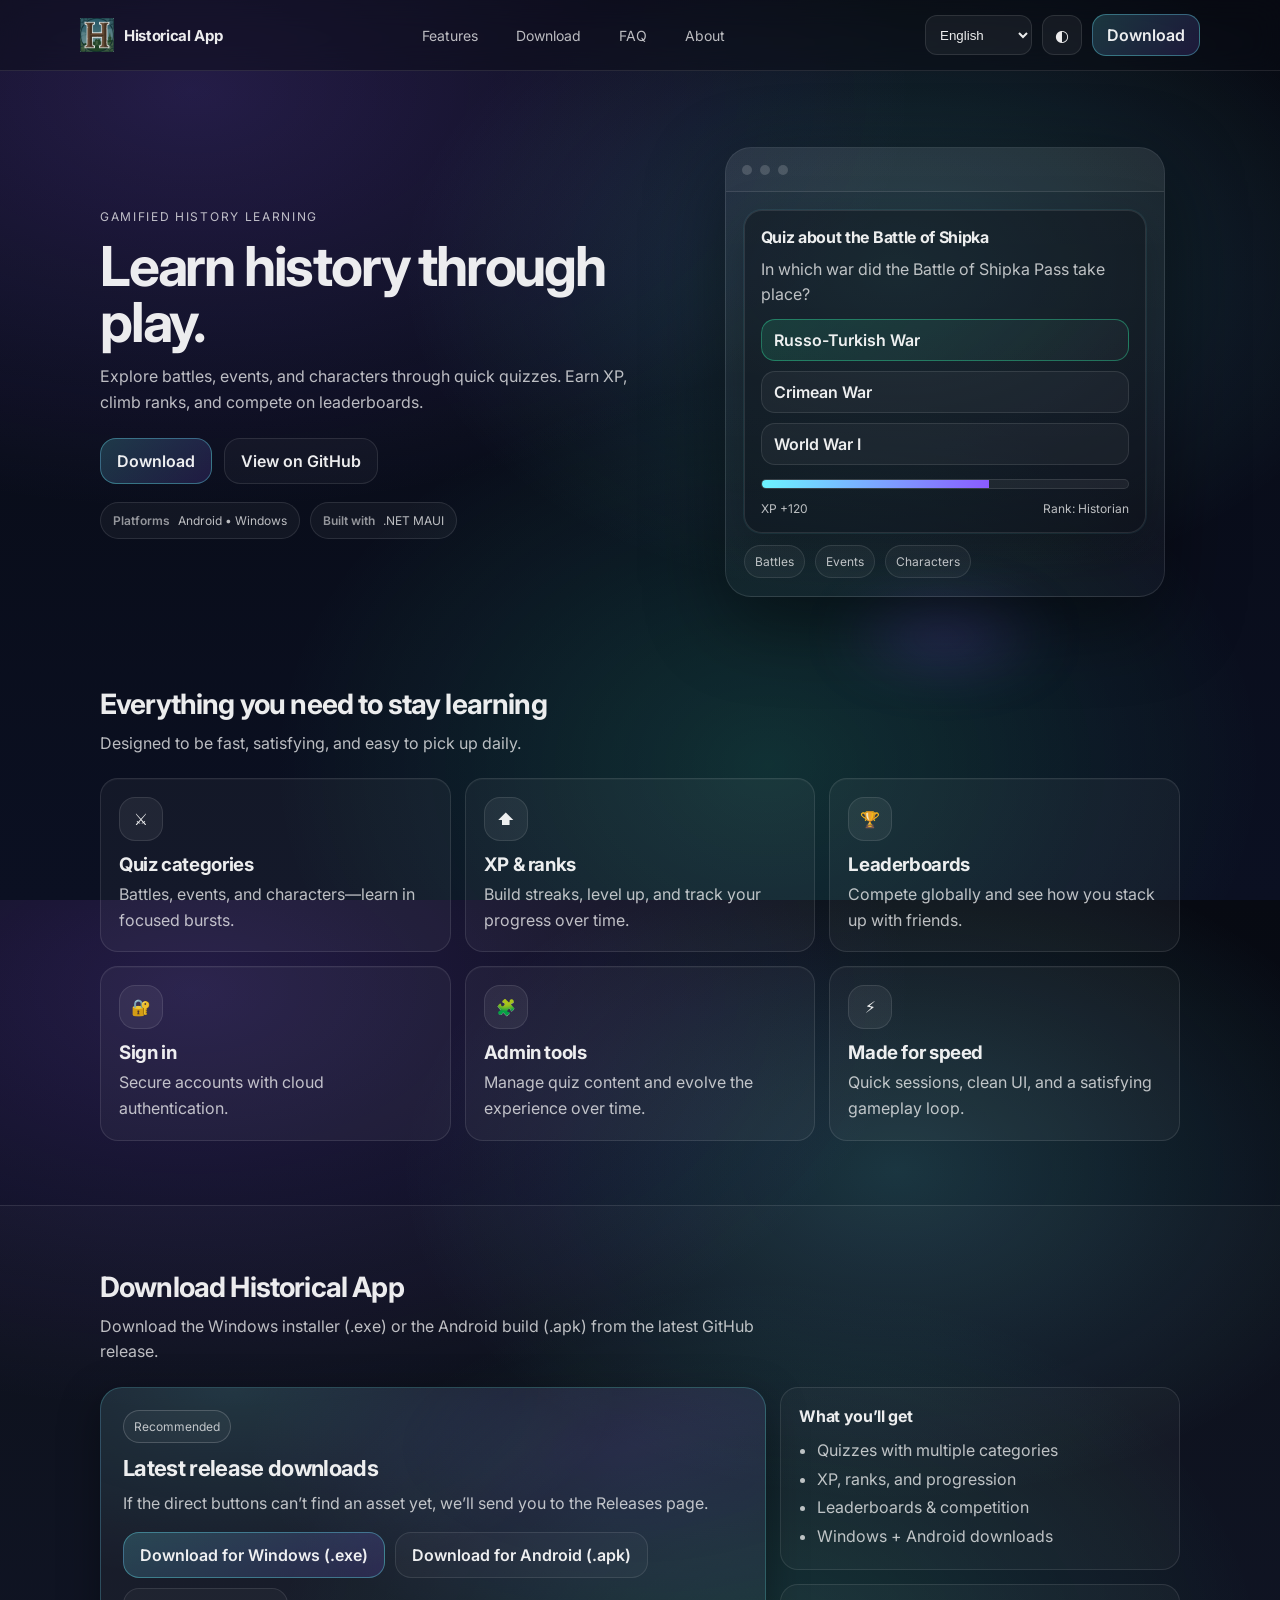
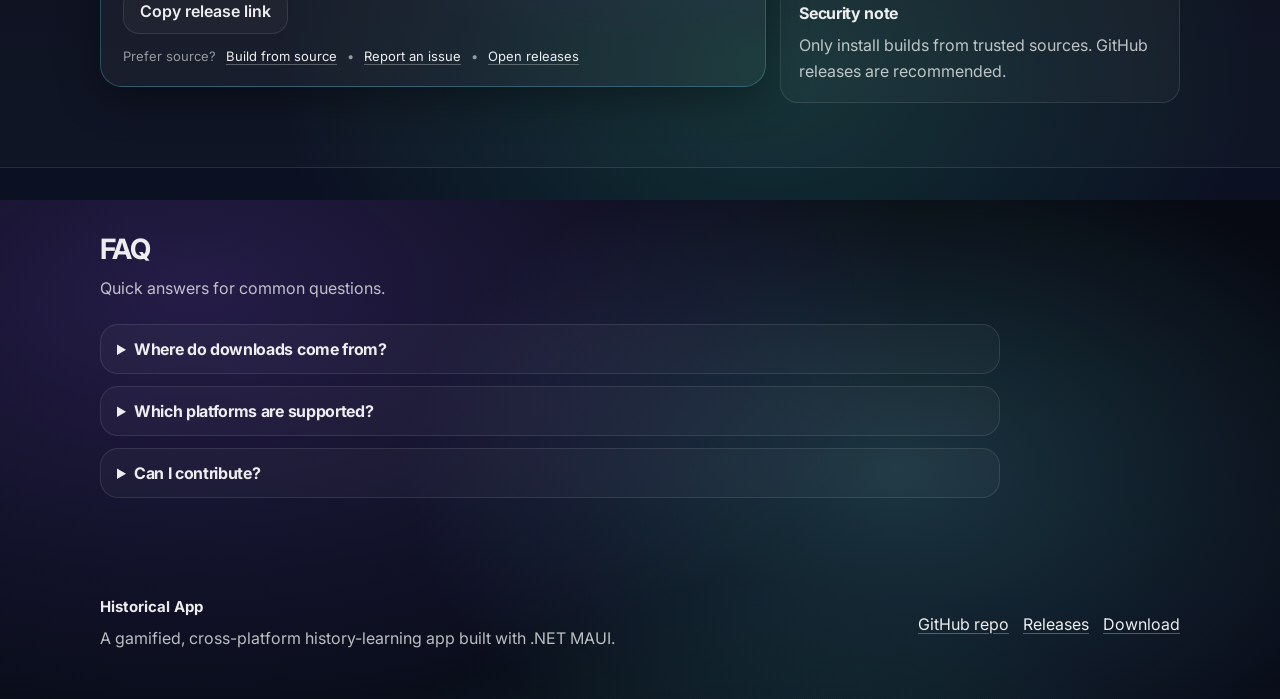
<file: Index.html>
<!doctype html>
<html lang="en">
  <head>
    <meta charset="utf-8" />
    <meta name="viewport" content="width=device-width, initial-scale=1" />
    <meta name="color-scheme" content="dark light" />
    <title>Historical App — Learn history through play</title>
    <meta
      name="description"
      content="Historical App is a gamified history-learning experience with quizzes, XP progression, and leaderboards. Download the latest release for your device."
    />

    <meta property="og:title" content="Historical App" />
    <meta
      property="og:description"
      content="Gamified history learning: quizzes, XP progression, and leaderboards. Download the latest release."
    />
    <meta property="og:type" content="website" />
    <meta property="og:url" content="" />

    <link rel="preconnect" href="https://fonts.googleapis.com" />
    <link rel="preconnect" href="https://fonts.gstatic.com" crossorigin />
    <link
      href="https://fonts.googleapis.com/css2?family=Inter:wght@400;500;600;700&display=swap"
      rel="stylesheet"
    />
    <link rel="stylesheet" href="./Style.css" />
    <link rel="icon" type="image/png" sizes="32x32" href="./favicon-32.png" />
    <link rel="icon" type="image/png" sizes="48x48" href="./favicon-48.png" />
    <link rel="apple-touch-icon" sizes="180x180" href="./apple-touch-icon.png" />
    <link rel="icon" type="image/png" sizes="192x192" href="./icon-192.png" />
  </head>
  <body>
    <a class="skip-link" href="#main">Skip to content</a>

    <header class="topbar">
      <div class="container topbar__inner">
        <a class="brand" href="#">
          <img class="brand__logo" src="./logo.png" alt="Historical App logo" />
          <span class="brand__text">Historical App</span>
        </a>

        <nav class="nav" aria-label="Primary">
          <a class="nav__link" href="#features" data-i18n="nav.features">Features</a>
          <a class="nav__link" href="#download" data-i18n="nav.download">Download</a>
          <a class="nav__link" href="#faq" data-i18n="nav.faq">FAQ</a>
          <a class="nav__link" href="#about" data-i18n="nav.about">About</a>
        </nav>

        <div class="topbar__actions">
          <label class="lang" for="langSelect">
            <span class="sr-only" data-i18n="lang.label">Language</span>
            <select class="lang__select" id="langSelect" aria-label="Language">
              <option value="en">English</option>
              <option value="bg">Български</option>
              <option value="ru">Русский</option>
            </select>
          </label>
          <button class="icon-btn" id="themeToggle" type="button" aria-label="Toggle theme">
            <span class="icon-btn__icon" aria-hidden="true">◐</span>
          </button>
          <a class="btn btn--primary" href="#download" data-i18n="cta.download">Download</a>
        </div>
      </div>
    </header>

    <main id="main">
      <section class="hero">
        <div class="container hero__grid">
          <div class="hero__copy">
            <p class="eyebrow" data-i18n="hero.eyebrow">Gamified history learning</p>
            <h1 class="hero__title" data-i18n="hero.title">Learn history through play.</h1>
            <p class="hero__subtitle" data-i18n="hero.subtitle">
              Explore battles, events, and characters through quick quizzes. Earn XP, climb ranks, and
              compete on leaderboards.
            </p>

            <div class="hero__cta">
              <a class="btn btn--primary btn--lg" id="primaryDownload" href="#download" data-i18n="hero.primary">
                Download
              </a>
              <a class="btn btn--ghost btn--lg" id="viewOnGitHub" href="#" target="_blank" rel="noreferrer">
                <span data-i18n="hero.github">View on GitHub</span>
              </a>
            </div>

            <div class="meta-row" aria-label="Highlights">
              <div class="meta-pill">
                <span class="meta-pill__k" data-i18n="meta.platforms.k">Platforms</span>
                <span class="meta-pill__v" data-i18n="meta.platforms.v">Android • Windows</span>
              </div>
              <div class="meta-pill">
                <span class="meta-pill__k" data-i18n="meta.built.k">Built with</span>
                <span class="meta-pill__v" data-i18n="meta.built.v">.NET MAUI</span>
              </div>
            </div>
          </div>

          <div class="hero__art" aria-hidden="true">
            <div class="device">
              <div class="device__screen">
                <div class="device__header">
                  <div class="dot"></div>
                  <div class="dot"></div>
                  <div class="dot"></div>
                </div>
                <div class="device__body">
                  <div class="card card--glow">
                    <div class="card__title">Quiz about the Battle of Shipka</div>
                    <div class="card__question">In which war did the Battle of Shipka Pass take place?</div>
                    <div class="answers">
                      <div class="answer">Russo-Turkish War</div>
                      <div class="answer">Crimean War</div>
                      <div class="answer">World War I</div>
                    </div>
                    <div class="progress">
                      <div class="progress__bar"></div>
                    </div>
                    <div class="card__footer">
                      <span>XP +120</span>
                      <span>Rank: Historian</span>
                    </div>
                  </div>

                  <div class="badge-row">
                    <div class="mini-badge">Battles</div>
                    <div class="mini-badge">Events</div>
                    <div class="mini-badge">Characters</div>
                  </div>
                </div>
              </div>
              <div class="device__shadow"></div>
            </div>
          </div>
        </div>
      </section>

      <section class="section" id="features">
        <div class="container">
          <div class="section__head">
            <h2 class="section__title" data-i18n="features.title">Everything you need to stay learning</h2>
            <p class="section__subtitle" data-i18n="features.subtitle">
              Designed to be fast, satisfying, and easy to pick up daily.
            </p>
          </div>

          <div class="grid-3">
            <article class="feature">
              <div class="feature__icon" aria-hidden="true">⚔</div>
              <h3 class="feature__title" data-i18n="feature.quiz.title">Quiz categories</h3>
              <p class="feature__text" data-i18n="feature.quiz.text">
                Battles, events, and characters—learn in focused bursts.
              </p>
            </article>
            <article class="feature">
              <div class="feature__icon" aria-hidden="true">⬆</div>
              <h3 class="feature__title" data-i18n="feature.xp.title">XP & ranks</h3>
              <p class="feature__text" data-i18n="feature.xp.text">
                Build streaks, level up, and track your progress over time.
              </p>
            </article>
            <article class="feature">
              <div class="feature__icon" aria-hidden="true">🏆</div>
              <h3 class="feature__title" data-i18n="feature.leaderboards.title">Leaderboards</h3>
              <p class="feature__text" data-i18n="feature.leaderboards.text">
                Compete globally and see how you stack up with friends.
              </p>
            </article>
            <article class="feature">
              <div class="feature__icon" aria-hidden="true">🔐</div>
              <h3 class="feature__title" data-i18n="feature.auth.title">Sign in</h3>
              <p class="feature__text" data-i18n="feature.auth.text">
                Secure accounts with cloud authentication.
              </p>
            </article>
            <article class="feature">
              <div class="feature__icon" aria-hidden="true">🧩</div>
              <h3 class="feature__title" data-i18n="feature.admin.title">Admin tools</h3>
              <p class="feature__text" data-i18n="feature.admin.text">
                Manage quiz content and evolve the experience over time.
              </p>
            </article>
            <article class="feature">
              <div class="feature__icon" aria-hidden="true">⚡</div>
              <h3 class="feature__title" data-i18n="feature.speed.title">Made for speed</h3>
              <p class="feature__text" data-i18n="feature.speed.text">
                Quick sessions, clean UI, and a satisfying gameplay loop.
              </p>
            </article>
          </div>
        </div>
      </section>

      <section class="section section--alt" id="download">
        <div class="container">
          <div class="section__head">
            <h2 class="section__title" data-i18n="download.title">Download Historical App</h2>
            <p class="section__subtitle" data-i18n="download.subtitle">
              Download the Windows installer (.exe) or the Android build (.apk) from the latest GitHub
              release.
            </p>
          </div>

          <div class="download">
            <div class="download__card">
              <div class="download__label">Recommended</div>
              <h3 class="download__title" id="downloadTitle" data-i18n="download.latestTitle">
                Latest release downloads
              </h3>
              <p class="download__text" id="downloadText">
                If the direct buttons can’t find an asset yet, we’ll send you to the Releases page.
              </p>

              <div class="download__actions">
                <a class="btn btn--primary btn--lg" id="downloadWindowsBtn" href="#" target="_blank" rel="noreferrer">
                  <span data-i18n="download.windows">Download for Windows (.exe)</span>
                </a>
                <a class="btn btn--ghost btn--lg" id="downloadAndroidBtn" href="#" target="_blank" rel="noreferrer">
                  <span data-i18n="download.android">Download for Android (.apk)</span>
                </a>
                <button class="btn btn--ghost btn--lg" id="copyReleaseLink" type="button">
                  <span data-i18n="download.copy">Copy release link</span>
                </button>
              </div>

              <div class="download__fineprint">
                <span class="dot-sep" data-i18n="download.preferSource">Prefer source?</span>
                <a class="text-link" id="sourceLink" href="#" target="_blank" rel="noreferrer" data-i18n="download.source">
                  Build from source
                </a>
                <span class="dot-sep" aria-hidden="true">•</span>
                <a class="text-link" id="issuesLink" href="#" target="_blank" rel="noreferrer" data-i18n="download.issue">
                  Report an issue
                </a>
                <span class="dot-sep" aria-hidden="true">•</span>
                <a class="text-link" id="releasesLinkInline" href="#" target="_blank" rel="noreferrer" data-i18n="download.releases">
                  Open releases
                </a>
              </div>
            </div>

            <div class="download__side">
              <div class="mini">
                <h3 class="mini__title" data-i18n="download.side.title">What you’ll get</h3>
                <ul class="mini__list">
                  <li data-i18n="download.side.b1">Quizzes with multiple categories</li>
                  <li data-i18n="download.side.b2">XP, ranks, and progression</li>
                  <li data-i18n="download.side.b3">Leaderboards & competition</li>
                  <li data-i18n="download.side.b4">Windows + Android downloads</li>
                </ul>
              </div>

              <div class="mini">
                <h3 class="mini__title" data-i18n="download.security.title">Security note</h3>
                <p class="mini__text">
                  <span data-i18n="download.security.text">
                    Only install builds from trusted sources. GitHub releases are recommended.
                  </span>
                </p>
              </div>
            </div>
          </div>
        </div>
      </section>

      <section class="section" id="faq">
        <div class="container">
          <div class="section__head">
            <h2 class="section__title" data-i18n="faq.title">FAQ</h2>
            <p class="section__subtitle" data-i18n="faq.subtitle">Quick answers for common questions.</p>
          </div>

          <div class="faq">
            <details class="faq__item">
              <summary class="faq__q" data-i18n="faq.q1">Where do downloads come from?</summary>
              <div class="faq__a">
                <span data-i18n="faq.a1">
                  Downloads are hosted on GitHub under “Releases”. If no releases exist yet, you can
                  still build from source.
                </span>
              </div>
            </details>
            <details class="faq__item">
              <summary class="faq__q" data-i18n="faq.q2">Which platforms are supported?</summary>
              <div class="faq__a" data-i18n="faq.a2">Downloads are provided for Windows (.exe) and Android (.apk).</div>
            </details>
            <details class="faq__item">
              <summary class="faq__q" data-i18n="faq.q3">Can I contribute?</summary>
              <div class="faq__a">
                <span data-i18n="faq.a3">Yes. Open the repository, fork it, and submit a pull request.</span>
              </div>
            </details>
          </div>
        </div>
      </section>

      <section class="section section--footer" id="about">
        <div class="container footer">
          <div class="footer__left">
            <div class="footer__brand">
              <span class="brand__text">Historical App</span>
            </div>
            <p class="footer__text">
              <span data-i18n="footer.tagline">
                A gamified, cross-platform history-learning app built with .NET MAUI.
              </span>
            </p>
          </div>

          <div class="footer__right">
            <a class="text-link" id="footerRepo" href="#" target="_blank" rel="noreferrer" data-i18n="footer.repo">
              GitHub repo
            </a>
            <a class="text-link" id="footerReleases" href="#" target="_blank" rel="noreferrer" data-i18n="footer.releases">
              Releases
            </a>
            <a class="text-link" href="#download" data-i18n="footer.download">Download</a>
          </div>
        </div>
      </section>
    </main>

    <div class="toast" id="toast" role="status" aria-live="polite" aria-atomic="true"></div>
    <script src="./Scripts.js" defer></script>
  </body>
</html>
</file>
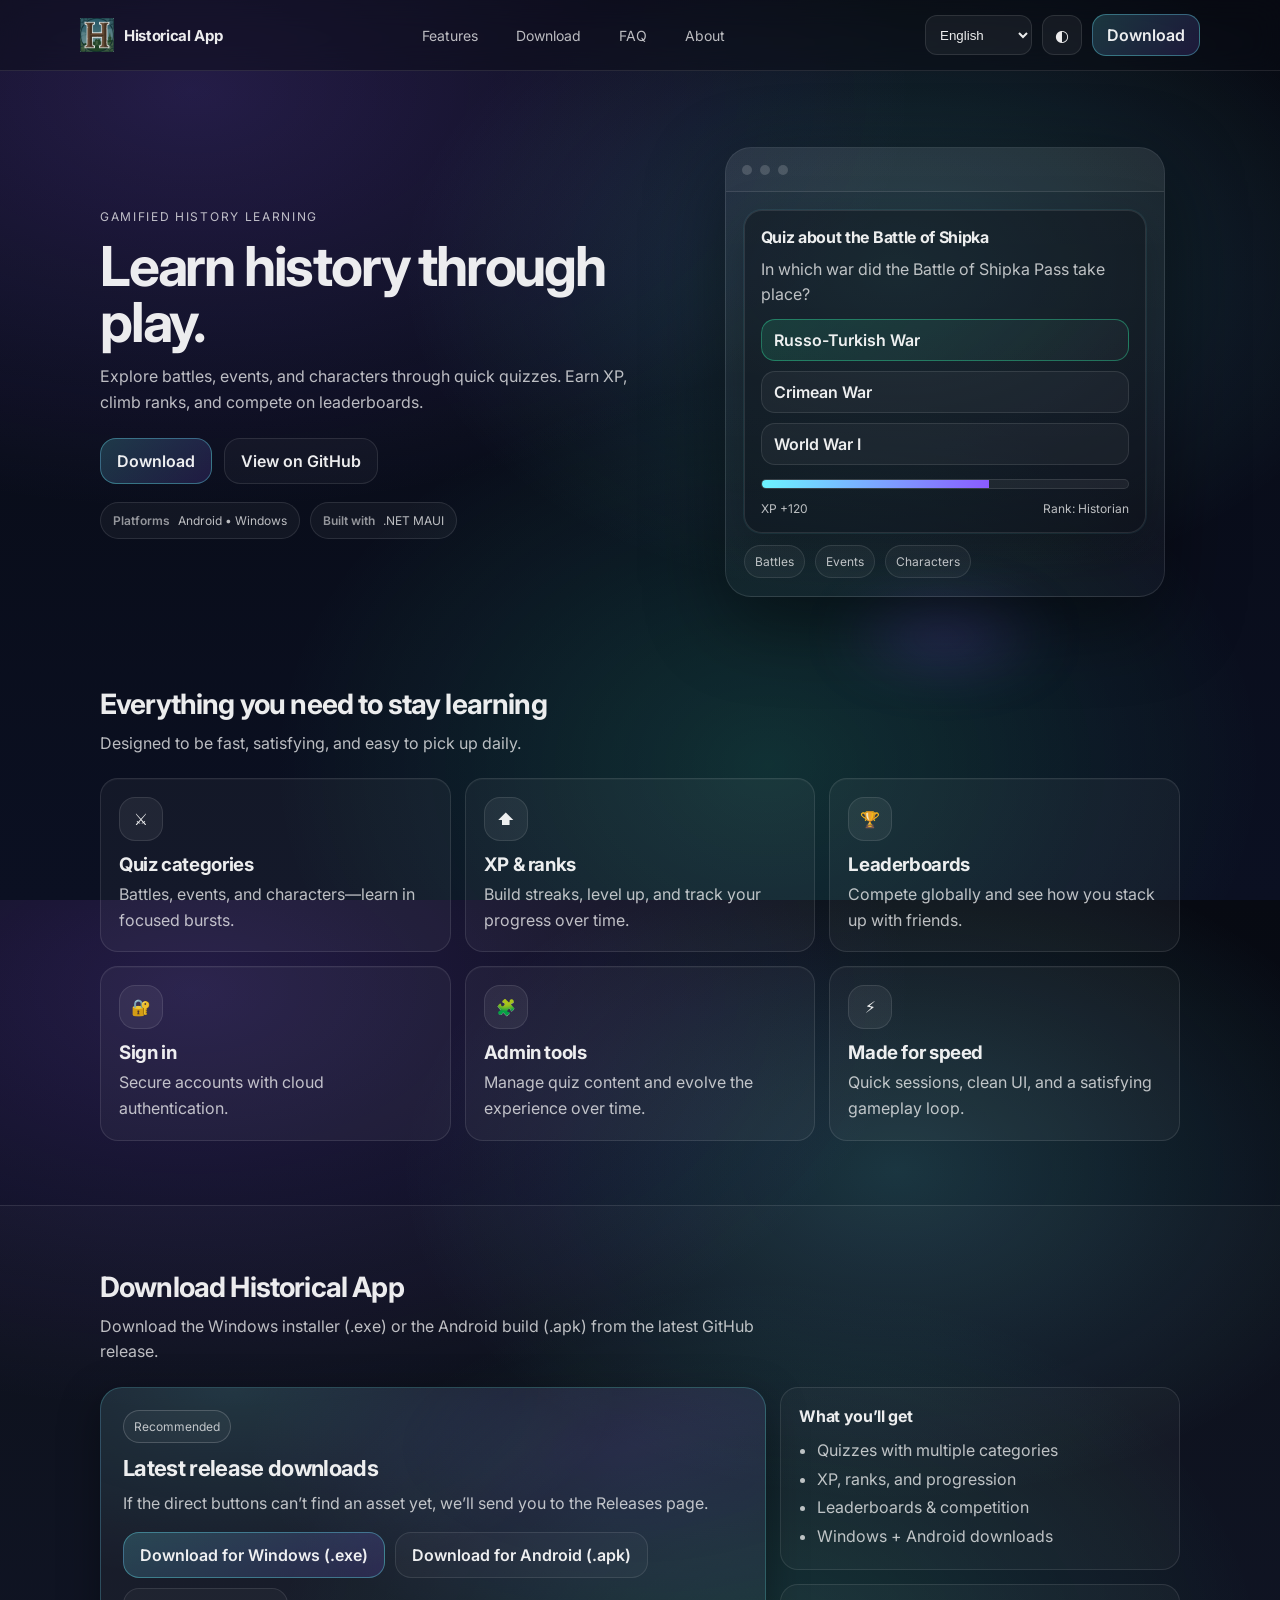
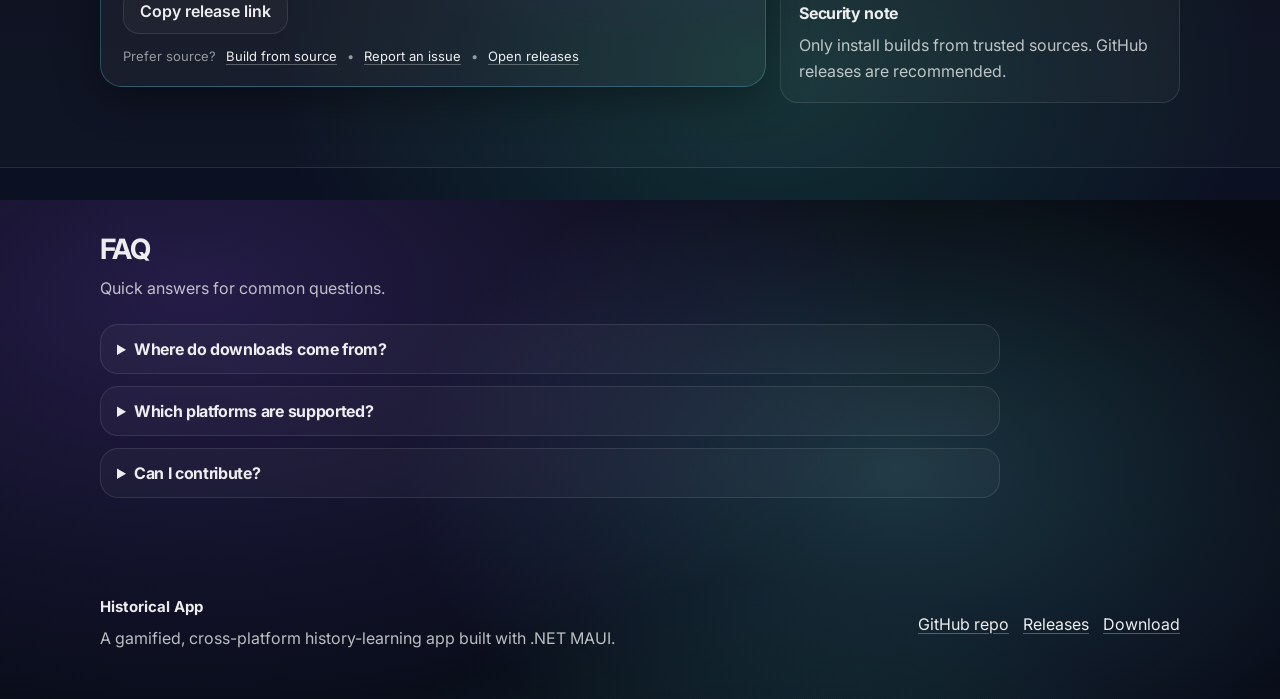
<file: public/index.html>
<!doctype html>
<html lang="en">
  <head>
    <meta charset="utf-8" />
    <meta name="viewport" content="width=device-width, initial-scale=1" />
    <meta name="color-scheme" content="dark light" />
    <title>Historical App — Learn history through play</title>
    <meta
      name="description"
      content="Historical App is a gamified history-learning experience with quizzes, XP progression, and leaderboards. Download the latest release for your device."
    />

    <meta property="og:title" content="Historical App" />
    <meta
      property="og:description"
      content="Gamified history learning: quizzes, XP progression, and leaderboards. Download the latest release."
    />
    <meta property="og:type" content="website" />
    <meta property="og:url" content="" />

    <link rel="preconnect" href="https://fonts.googleapis.com" />
    <link rel="preconnect" href="https://fonts.gstatic.com" crossorigin />
    <link
      href="https://fonts.googleapis.com/css2?family=Inter:wght@400;500;600;700&display=swap"
      rel="stylesheet"
    />
    <link rel="stylesheet" href="./style.css" />
    <link rel="icon" type="image/png" sizes="32x32" href="./favicon-32.png" />
    <link rel="icon" type="image/png" sizes="48x48" href="./favicon-48.png" />
    <link rel="apple-touch-icon" sizes="180x180" href="./apple-touch-icon.png" />
    <link rel="icon" type="image/png" sizes="192x192" href="./icon-192.png" />
  </head>
  <body>
    <a class="skip-link" href="#main">Skip to content</a>

    <header class="topbar">
      <div class="container topbar__inner">
        <a class="brand" href="#">
          <img class="brand__logo" src="./logo.png" alt="Historical App logo" />
          <span class="brand__text">Historical App</span>
        </a>

        <nav class="nav" aria-label="Primary">
          <a class="nav__link" href="#features" data-i18n="nav.features">Features</a>
          <a class="nav__link" href="#download" data-i18n="nav.download">Download</a>
          <a class="nav__link" href="#faq" data-i18n="nav.faq">FAQ</a>
          <a class="nav__link" href="#about" data-i18n="nav.about">About</a>
        </nav>

        <div class="topbar__actions">
          <label class="lang" for="langSelect">
            <span class="sr-only" data-i18n="lang.label">Language</span>
            <select class="lang__select" id="langSelect" aria-label="Language">
              <option value="en">English</option>
              <option value="bg">Български</option>
              <option value="ru">Русский</option>
            </select>
          </label>
          <button class="icon-btn" id="themeToggle" type="button" aria-label="Toggle theme">
            <span class="icon-btn__icon" aria-hidden="true">◐</span>
          </button>
          <a class="btn btn--primary" href="#download" data-i18n="cta.download">Download</a>
        </div>
      </div>
    </header>

    <main id="main">
      <section class="hero">
        <div class="container hero__grid">
          <div class="hero__copy">
            <p class="eyebrow" data-i18n="hero.eyebrow">Gamified history learning</p>
            <h1 class="hero__title" data-i18n="hero.title">Learn history through play.</h1>
            <p class="hero__subtitle" data-i18n="hero.subtitle">
              Explore battles, events, and characters through quick quizzes. Earn XP, climb ranks, and
              compete on leaderboards.
            </p>

            <div class="hero__cta">
              <a class="btn btn--primary btn--lg" id="primaryDownload" href="#download" data-i18n="hero.primary">
                Download
              </a>
              <a class="btn btn--ghost btn--lg" id="viewOnGitHub" href="#" target="_blank" rel="noreferrer">
                <span data-i18n="hero.github">View on GitHub</span>
              </a>
            </div>

            <div class="meta-row" aria-label="Highlights">
              <div class="meta-pill">
                <span class="meta-pill__k" data-i18n="meta.platforms.k">Platforms</span>
                <span class="meta-pill__v" data-i18n="meta.platforms.v">Android • Windows</span>
              </div>
              <div class="meta-pill">
                <span class="meta-pill__k" data-i18n="meta.built.k">Built with</span>
                <span class="meta-pill__v" data-i18n="meta.built.v">.NET MAUI</span>
              </div>
            </div>
          </div>

          <div class="hero__art" aria-hidden="true">
            <div class="device">
              <div class="device__screen">
                <div class="device__header">
                  <div class="dot"></div>
                  <div class="dot"></div>
                  <div class="dot"></div>
                </div>
                <div class="device__body">
                  <div class="card card--glow">
                    <div class="card__title">Quiz about the Battle of Shipka</div>
                    <div class="card__question">In which war did the Battle of Shipka Pass take place?</div>
                    <div class="answers">
                      <div class="answer">Russo-Turkish War</div>
                      <div class="answer">Crimean War</div>
                      <div class="answer">World War I</div>
                    </div>
                    <div class="progress">
                      <div class="progress__bar"></div>
                    </div>
                    <div class="card__footer">
                      <span>XP +120</span>
                      <span>Rank: Historian</span>
                    </div>
                  </div>

                  <div class="badge-row">
                    <div class="mini-badge">Battles</div>
                    <div class="mini-badge">Events</div>
                    <div class="mini-badge">Characters</div>
                  </div>
                </div>
              </div>
              <div class="device__shadow"></div>
            </div>
          </div>
        </div>
      </section>

      <section class="section" id="features">
        <div class="container">
          <div class="section__head">
            <h2 class="section__title" data-i18n="features.title">Everything you need to stay learning</h2>
            <p class="section__subtitle" data-i18n="features.subtitle">
              Designed to be fast, satisfying, and easy to pick up daily.
            </p>
          </div>

          <div class="grid-3">
            <article class="feature">
              <div class="feature__icon" aria-hidden="true">⚔</div>
              <h3 class="feature__title" data-i18n="feature.quiz.title">Quiz categories</h3>
              <p class="feature__text" data-i18n="feature.quiz.text">
                Battles, events, and characters—learn in focused bursts.
              </p>
            </article>
            <article class="feature">
              <div class="feature__icon" aria-hidden="true">⬆</div>
              <h3 class="feature__title" data-i18n="feature.xp.title">XP & ranks</h3>
              <p class="feature__text" data-i18n="feature.xp.text">
                Build streaks, level up, and track your progress over time.
              </p>
            </article>
            <article class="feature">
              <div class="feature__icon" aria-hidden="true">🏆</div>
              <h3 class="feature__title" data-i18n="feature.leaderboards.title">Leaderboards</h3>
              <p class="feature__text" data-i18n="feature.leaderboards.text">
                Compete globally and see how you stack up with friends.
              </p>
            </article>
            <article class="feature">
              <div class="feature__icon" aria-hidden="true">🔐</div>
              <h3 class="feature__title" data-i18n="feature.auth.title">Sign in</h3>
              <p class="feature__text" data-i18n="feature.auth.text">
                Secure accounts with cloud authentication.
              </p>
            </article>
            <article class="feature">
              <div class="feature__icon" aria-hidden="true">🧩</div>
              <h3 class="feature__title" data-i18n="feature.admin.title">Admin tools</h3>
              <p class="feature__text" data-i18n="feature.admin.text">
                Manage quiz content and evolve the experience over time.
              </p>
            </article>
            <article class="feature">
              <div class="feature__icon" aria-hidden="true">⚡</div>
              <h3 class="feature__title" data-i18n="feature.speed.title">Made for speed</h3>
              <p class="feature__text" data-i18n="feature.speed.text">
                Quick sessions, clean UI, and a satisfying gameplay loop.
              </p>
            </article>
          </div>
        </div>
      </section>

      <section class="section section--alt" id="download">
        <div class="container">
          <div class="section__head">
            <h2 class="section__title" data-i18n="download.title">Download Historical App</h2>
            <p class="section__subtitle" data-i18n="download.subtitle">
              Download the Windows installer (.exe) or the Android build (.apk) from the latest GitHub
              release.
            </p>
          </div>

          <div class="download">
            <div class="download__card">
              <div class="download__label">Recommended</div>
              <h3 class="download__title" id="downloadTitle" data-i18n="download.latestTitle">
                Latest release downloads
              </h3>
              <p class="download__text" id="downloadText">
                If the direct buttons can’t find an asset yet, we’ll send you to the Releases page.
              </p>

              <div class="download__actions">
                <a class="btn btn--primary btn--lg" id="downloadWindowsBtn" href="#" target="_blank" rel="noreferrer">
                  <span data-i18n="download.windows">Download for Windows (.exe)</span>
                </a>
                <a class="btn btn--ghost btn--lg" id="downloadAndroidBtn" href="#" target="_blank" rel="noreferrer">
                  <span data-i18n="download.android">Download for Android (.apk)</span>
                </a>
                <button class="btn btn--ghost btn--lg" id="copyReleaseLink" type="button">
                  <span data-i18n="download.copy">Copy release link</span>
                </button>
              </div>

              <div class="download__fineprint">
                <span class="dot-sep" data-i18n="download.preferSource">Prefer source?</span>
                <a class="text-link" id="sourceLink" href="#" target="_blank" rel="noreferrer" data-i18n="download.source">
                  Build from source
                </a>
                <span class="dot-sep" aria-hidden="true">•</span>
                <a class="text-link" id="issuesLink" href="#" target="_blank" rel="noreferrer" data-i18n="download.issue">
                  Report an issue
                </a>
                <span class="dot-sep" aria-hidden="true">•</span>
                <a class="text-link" id="releasesLinkInline" href="#" target="_blank" rel="noreferrer" data-i18n="download.releases">
                  Open releases
                </a>
              </div>
            </div>

            <div class="download__side">
              <div class="mini">
                <h3 class="mini__title" data-i18n="download.side.title">What you’ll get</h3>
                <ul class="mini__list">
                  <li data-i18n="download.side.b1">Quizzes with multiple categories</li>
                  <li data-i18n="download.side.b2">XP, ranks, and progression</li>
                  <li data-i18n="download.side.b3">Leaderboards & competition</li>
                  <li data-i18n="download.side.b4">Windows + Android downloads</li>
                </ul>
              </div>

              <div class="mini">
                <h3 class="mini__title" data-i18n="download.security.title">Security note</h3>
                <p class="mini__text">
                  <span data-i18n="download.security.text">
                    Only install builds from trusted sources. GitHub releases are recommended.
                  </span>
                </p>
              </div>
            </div>
          </div>
        </div>
      </section>

      <section class="section" id="faq">
        <div class="container">
          <div class="section__head">
            <h2 class="section__title" data-i18n="faq.title">FAQ</h2>
            <p class="section__subtitle" data-i18n="faq.subtitle">Quick answers for common questions.</p>
          </div>

          <div class="faq">
            <details class="faq__item">
              <summary class="faq__q" data-i18n="faq.q1">Where do downloads come from?</summary>
              <div class="faq__a">
                <span data-i18n="faq.a1">
                  Downloads are hosted on GitHub under “Releases”. If no releases exist yet, you can
                  still build from source.
                </span>
              </div>
            </details>
            <details class="faq__item">
              <summary class="faq__q" data-i18n="faq.q2">Which platforms are supported?</summary>
              <div class="faq__a" data-i18n="faq.a2">Downloads are provided for Windows (.exe) and Android (.apk).</div>
            </details>
            <details class="faq__item">
              <summary class="faq__q" data-i18n="faq.q3">Can I contribute?</summary>
              <div class="faq__a">
                <span data-i18n="faq.a3">Yes. Open the repository, fork it, and submit a pull request.</span>
              </div>
            </details>
          </div>
        </div>
      </section>

      <section class="section section--footer" id="about">
        <div class="container footer">
          <div class="footer__left">
            <div class="footer__brand">
              <span class="brand__text">Historical App</span>
            </div>
            <p class="footer__text">
              <span data-i18n="footer.tagline">
                A gamified, cross-platform history-learning app built with .NET MAUI.
              </span>
            </p>
          </div>

          <div class="footer__right">
            <a class="text-link" id="footerRepo" href="#" target="_blank" rel="noreferrer" data-i18n="footer.repo">
              GitHub repo
            </a>
            <a class="text-link" id="footerReleases" href="#" target="_blank" rel="noreferrer" data-i18n="footer.releases">
              Releases
            </a>
            <a class="text-link" href="#download" data-i18n="footer.download">Download</a>
          </div>
        </div>
      </section>
    </main>

    <div class="toast" id="toast" role="status" aria-live="polite" aria-atomic="true"></div>
    <script src="./scripts.js" defer></script>
  </body>
</html>
</file>
<file: Style.css>
:root {
  --bg: #070a12;
  --bg2: #0b1022;
  --card: rgba(255, 255, 255, 0.06);
  --card2: rgba(255, 255, 255, 0.08);
  --text: rgba(255, 255, 255, 0.92);
  --muted: rgba(255, 255, 255, 0.72);
  --faint: rgba(255, 255, 255, 0.55);
  --border: rgba(255, 255, 255, 0.10);
  --shadow: 0 24px 80px rgba(0, 0, 0, 0.45);
  --shadow2: 0 12px 40px rgba(0, 0, 0, 0.35);

  --brand1: #6cf3ff;
  --brand2: #8a5bff;
  --brand3: #35ffb1;
  --warn: #ffcc66;

  --radius: 18px;
  --radius-sm: 12px;
  --container: 1120px;
  --font: "Inter", system-ui, -apple-system, Segoe UI, Roboto, Arial, sans-serif;

  --focus: 0 0 0 4px rgba(108, 243, 255, 0.22);
}

[data-theme="light"] {
  --bg: #f7f7ff;
  --bg2: #eef2ff;
  --card: rgba(20, 25, 40, 0.06);
  --card2: rgba(20, 25, 40, 0.08);
  --text: rgba(12, 14, 20, 0.92);
  --muted: rgba(12, 14, 20, 0.72);
  --faint: rgba(12, 14, 20, 0.56);
  --border: rgba(12, 14, 20, 0.12);
  --shadow: 0 24px 80px rgba(15, 18, 30, 0.18);
  --shadow2: 0 12px 40px rgba(15, 18, 30, 0.14);
}

*,
*::before,
*::after {
  box-sizing: border-box;
}

html,
body {
  height: 100%;
}

html {
  scroll-behavior: smooth;
}

body {
  margin: 0;
  font-family: var(--font);
  color: var(--text);
  background:
    radial-gradient(1200px 700px at 15% 10%, rgba(138, 91, 255, 0.22), transparent 60%),
    radial-gradient(900px 600px at 70% 30%, rgba(108, 243, 255, 0.18), transparent 55%),
    radial-gradient(900px 700px at 60% 85%, rgba(53, 255, 177, 0.14), transparent 55%),
    linear-gradient(180deg, var(--bg), var(--bg2));
}

a {
  color: inherit;
  text-decoration: none;
}

button {
  font: inherit;
  color: inherit;
}

.sr-only {
  position: absolute;
  width: 1px;
  height: 1px;
  padding: 0;
  margin: -1px;
  overflow: hidden;
  clip: rect(0, 0, 0, 0);
  white-space: nowrap;
  border: 0;
}

.container {
  max-width: var(--container);
  padding: 0 20px;
  margin: 0 auto;
}

.skip-link {
  position: absolute;
  left: 12px;
  top: 12px;
  transform: translateY(-200%);
  padding: 10px 12px;
  background: var(--card2);
  border: 1px solid var(--border);
  border-radius: 12px;
  z-index: 9999;
}

.skip-link:focus {
  transform: translateY(0);
  outline: none;
  box-shadow: var(--focus);
}

.topbar {
  position: sticky;
  top: 0;
  z-index: 50;
  backdrop-filter: blur(14px);
  background: rgba(10, 12, 20, 0.45);
  border-bottom: 1px solid var(--border);
}

[data-theme="light"] .topbar {
  background: rgba(250, 250, 255, 0.65);
}

.topbar__inner {
  display: flex;
  align-items: center;
  justify-content: space-between;
  gap: 16px;
  padding: 14px 0;
}

.brand {
  display: inline-flex;
  gap: 10px;
  align-items: center;
  font-weight: 700;
  letter-spacing: -0.02em;
}

.brand__mark {
  width: 34px;
  height: 34px;
  border-radius: 12px;
  display: grid;
  place-items: center;
  background: linear-gradient(135deg, rgba(108, 243, 255, 0.18), rgba(138, 91, 255, 0.18));
  border: 1px solid var(--border);
  box-shadow: var(--shadow2);
}

.brand__logo {
  width: 34px;
  height: 34px;
  object-fit: contain;
}

.brand__text {
  font-size: 15px;
  color: var(--text);
}

.nav {
  display: flex;
  gap: 18px;
  align-items: center;
}

.nav__link {
  font-size: 14px;
  color: var(--muted);
  padding: 8px 10px;
  border-radius: 10px;
}

.nav__link:hover {
  color: var(--text);
  background: rgba(255, 255, 255, 0.06);
}

.topbar__actions {
  display: flex;
  align-items: center;
  gap: 10px;
}

.lang {
  display: inline-flex;
  align-items: center;
}

.lang__select {
  height: 40px;
  border-radius: 12px;
  border: 1px solid var(--border);
  background: rgba(255, 255, 255, 0.05);
  color: var(--text);
  padding: 0 10px;
  cursor: pointer;
}

[data-theme="light"] .lang__select {
  background: rgba(20, 25, 40, 0.05);
}

.lang__select:focus-visible {
  outline: none;
  box-shadow: var(--focus);
}

.lang__select option {
  background: var(--bg);
  color: var(--text);
}

.icon-btn {
  width: 40px;
  height: 40px;
  border-radius: 12px;
  border: 1px solid var(--border);
  background: rgba(255, 255, 255, 0.05);
  cursor: pointer;
}

.icon-btn:hover {
  background: rgba(255, 255, 255, 0.08);
}

.icon-btn:focus-visible {
  outline: none;
  box-shadow: var(--focus);
}

.btn {
  display: inline-flex;
  align-items: center;
  justify-content: center;
  gap: 10px;
  border-radius: 14px;
  border: 1px solid var(--border);
  padding: 10px 14px;
  background: rgba(255, 255, 255, 0.06);
  color: var(--text);
  font-weight: 600;
  cursor: pointer;
  transition: transform 160ms ease, background 160ms ease, border-color 160ms ease;
  user-select: none;
}

.btn:hover {
  transform: translateY(-1px);
  background: rgba(255, 255, 255, 0.08);
  border-color: rgba(255, 255, 255, 0.16);
}

.btn:active {
  transform: translateY(0);
}

.btn:focus-visible {
  outline: none;
  box-shadow: var(--focus);
}

.btn--primary {
  border-color: rgba(108, 243, 255, 0.35);
  background: linear-gradient(135deg, rgba(108, 243, 255, 0.18), rgba(138, 91, 255, 0.16));
}

.btn--primary:hover {
  border-color: rgba(108, 243, 255, 0.55);
}

.btn--ghost {
  background: rgba(255, 255, 255, 0.03);
}

.btn--lg {
  padding: 12px 16px;
  border-radius: 16px;
}

.hero {
  padding: 76px 0 26px;
}

.hero__grid {
  display: grid;
  grid-template-columns: 1.1fr 0.9fr;
  gap: 34px;
  align-items: center;
}

.eyebrow {
  display: inline-flex;
  gap: 8px;
  align-items: center;
  font-size: 12px;
  letter-spacing: 0.14em;
  text-transform: uppercase;
  color: var(--muted);
  margin: 0 0 14px;
}

.hero__title {
  font-size: clamp(36px, 4.3vw, 56px);
  line-height: 1.02;
  letter-spacing: -0.04em;
  margin: 0 0 14px;
}

.hero__subtitle {
  font-size: 16px;
  line-height: 1.6;
  color: var(--muted);
  margin: 0 0 22px;
  max-width: 54ch;
}

.hero__cta {
  display: flex;
  gap: 12px;
  flex-wrap: wrap;
  margin-bottom: 18px;
}

.meta-row {
  display: flex;
  gap: 10px;
  flex-wrap: wrap;
}

.meta-pill {
  border: 1px solid var(--border);
  background: rgba(255, 255, 255, 0.04);
  border-radius: 999px;
  padding: 10px 12px;
  display: inline-flex;
  gap: 8px;
  align-items: baseline;
}

.meta-pill__k {
  font-size: 12px;
  color: var(--faint);
  font-weight: 600;
}

.meta-pill__v {
  font-size: 12px;
  color: var(--muted);
}

.hero__art {
  display: grid;
  place-items: center;
}

.device {
  width: min(440px, 100%);
  position: relative;
}

.device__screen {
  border-radius: 26px;
  border: 1px solid var(--border);
  background: linear-gradient(180deg, rgba(255, 255, 255, 0.06), rgba(255, 255, 255, 0.03));
  box-shadow: var(--shadow);
  overflow: hidden;
}

.device__header {
  height: 44px;
  display: flex;
  align-items: center;
  padding: 0 16px;
  gap: 8px;
  border-bottom: 1px solid var(--border);
  background: rgba(255, 255, 255, 0.03);
}

.dot {
  width: 10px;
  height: 10px;
  border-radius: 50%;
  background: rgba(255, 255, 255, 0.16);
}

.device__body {
  padding: 18px;
}

.card {
  border-radius: 18px;
  border: 1px solid var(--border);
  background: rgba(10, 12, 20, 0.42);
  padding: 16px;
}

[data-theme="light"] .card {
  background: rgba(255, 255, 255, 0.58);
}

.card--glow {
  box-shadow:
    0 0 0 1px rgba(108, 243, 255, 0.08),
    0 18px 50px rgba(0, 0, 0, 0.28);
}

.card__title {
  font-weight: 700;
  letter-spacing: -0.02em;
  margin-bottom: 10px;
}

.card__question {
  color: var(--muted);
  line-height: 1.55;
  margin-bottom: 12px;
}

.answers {
  display: grid;
  gap: 10px;
  margin-bottom: 14px;
}

.answer {
  border-radius: 14px;
  border: 1px solid var(--border);
  background: rgba(255, 255, 255, 0.04);
  padding: 10px 12px;
  font-weight: 600;
  color: var(--text);
}

.answer:first-child {
  border-color: rgba(53, 255, 177, 0.35);
  background: linear-gradient(135deg, rgba(53, 255, 177, 0.12), rgba(255, 255, 255, 0.03));
}

.progress {
  height: 10px;
  border-radius: 999px;
  background: rgba(255, 255, 255, 0.06);
  border: 1px solid var(--border);
  overflow: hidden;
  margin-bottom: 12px;
}

.progress__bar {
  height: 100%;
  width: 62%;
  background: linear-gradient(90deg, var(--brand1), var(--brand2));
}

.card__footer {
  display: flex;
  justify-content: space-between;
  gap: 10px;
  font-size: 12px;
  color: var(--muted);
}

.badge-row {
  display: flex;
  gap: 10px;
  margin-top: 12px;
  flex-wrap: wrap;
}

.mini-badge {
  font-size: 12px;
  padding: 8px 10px;
  border-radius: 999px;
  border: 1px solid var(--border);
  background: rgba(255, 255, 255, 0.04);
  color: var(--muted);
}

.device__shadow {
  position: absolute;
  inset: auto 14% -22% 14%;
  height: 120px;
  filter: blur(26px);
  background: radial-gradient(closest-side, rgba(138, 91, 255, 0.30), transparent 70%);
  z-index: -1;
}

.section {
  padding: 64px 0;
}

.section--alt {
  background: rgba(255, 255, 255, 0.02);
  border-top: 1px solid var(--border);
  border-bottom: 1px solid var(--border);
}

.section__head {
  margin-bottom: 22px;
  max-width: 70ch;
}

.section__title {
  margin: 0 0 10px;
  font-size: 28px;
  letter-spacing: -0.03em;
}

.section__subtitle {
  margin: 0;
  color: var(--muted);
  line-height: 1.6;
}

.grid-3 {
  display: grid;
  grid-template-columns: repeat(3, 1fr);
  gap: 14px;
}

.feature {
  padding: 18px;
  border-radius: var(--radius);
  border: 1px solid var(--border);
  background: rgba(255, 255, 255, 0.04);
  box-shadow: 0 1px 0 rgba(255, 255, 255, 0.03) inset;
}

.feature__icon {
  width: 44px;
  height: 44px;
  border-radius: 16px;
  display: grid;
  place-items: center;
  border: 1px solid var(--border);
  background: rgba(255, 255, 255, 0.06);
  margin-bottom: 12px;
  font-weight: 700;
}

.feature__title {
  margin: 0 0 6px;
  letter-spacing: -0.02em;
}

.feature__text {
  margin: 0;
  color: var(--muted);
  line-height: 1.6;
}

.download {
  display: grid;
  grid-template-columns: 1.25fr 0.75fr;
  gap: 14px;
  align-items: start;
}

.download__card {
  border-radius: 22px;
  border: 1px solid rgba(108, 243, 255, 0.22);
  background:
    radial-gradient(700px 350px at 20% 0%, rgba(108, 243, 255, 0.12), transparent 55%),
    radial-gradient(700px 350px at 80% 20%, rgba(138, 91, 255, 0.12), transparent 55%),
    rgba(255, 255, 255, 0.04);
  padding: 22px;
  box-shadow: var(--shadow2);
  position: relative;
  overflow: hidden;
}

.download__label {
  display: inline-flex;
  align-items: center;
  border: 1px solid rgba(255, 255, 255, 0.18);
  border-radius: 999px;
  padding: 8px 10px;
  font-size: 12px;
  color: var(--muted);
  background: rgba(255, 255, 255, 0.04);
  margin-bottom: 12px;
}

.download__title {
  margin: 0 0 10px;
  letter-spacing: -0.03em;
  font-size: 22px;
}

.download__text {
  margin: 0 0 16px;
  color: var(--muted);
  line-height: 1.6;
}

.download__actions {
  display: flex;
  gap: 10px;
  flex-wrap: wrap;
  margin-bottom: 14px;
}

.download__fineprint {
  font-size: 13px;
  color: var(--muted);
  display: flex;
  flex-wrap: wrap;
  gap: 10px;
  align-items: center;
}

.dot-sep {
  color: var(--faint);
}

.download__side {
  display: grid;
  gap: 14px;
}

.mini {
  border-radius: 18px;
  border: 1px solid var(--border);
  background: rgba(255, 255, 255, 0.03);
  padding: 18px;
}

.mini__title {
  margin: 0 0 10px;
  font-size: 16px;
  letter-spacing: -0.02em;
}

.mini__text {
  margin: 0;
  color: var(--muted);
  line-height: 1.6;
}

.mini__list {
  margin: 0;
  padding-left: 18px;
  color: var(--muted);
  line-height: 1.8;
}

.text-link {
  color: var(--text);
  text-decoration: underline;
  text-underline-offset: 3px;
  text-decoration-color: rgba(255, 255, 255, 0.28);
}

.text-link:hover {
  text-decoration-color: rgba(255, 255, 255, 0.45);
}

.faq {
  display: grid;
  gap: 12px;
  max-width: 900px;
}

.faq__item {
  border: 1px solid var(--border);
  border-radius: 18px;
  background: rgba(255, 255, 255, 0.03);
  padding: 14px 16px;
}

.faq__q {
  cursor: pointer;
  font-weight: 700;
  letter-spacing: -0.02em;
}

.faq__a {
  margin-top: 10px;
  color: var(--muted);
  line-height: 1.7;
}

.section--footer {
  padding: 34px 0 48px;
}

.footer {
  display: flex;
  justify-content: space-between;
  gap: 18px;
  flex-wrap: wrap;
  align-items: center;
}

.footer__brand {
  display: inline-flex;
  gap: 10px;
  align-items: center;
  font-weight: 700;
}

.footer__text {
  margin: 10px 0 0;
  color: var(--muted);
  line-height: 1.6;
  max-width: 60ch;
}

.footer__right {
  display: flex;
  gap: 14px;
  flex-wrap: wrap;
  align-items: center;
}

.toast {
  position: fixed;
  left: 50%;
  bottom: 18px;
  transform: translateX(-50%) translateY(40px);
  opacity: 0;
  pointer-events: none;
  padding: 12px 14px;
  border-radius: 14px;
  border: 1px solid var(--border);
  background: rgba(10, 12, 20, 0.70);
  backdrop-filter: blur(12px);
  color: var(--text);
  box-shadow: var(--shadow2);
  transition: opacity 180ms ease, transform 180ms ease;
  max-width: min(92vw, 560px);
}

[data-theme="light"] .toast {
  background: rgba(255, 255, 255, 0.78);
}

.toast--show {
  opacity: 1;
  transform: translateX(-50%) translateY(0);
}

@media (max-width: 920px) {
  .hero__grid {
    grid-template-columns: 1fr;
  }

  .download {
    grid-template-columns: 1fr;
  }

  .nav {
    display: none;
  }
}

@media (max-width: 720px) {
  .hero {
    padding-top: 54px;
  }

  .grid-3 {
    grid-template-columns: 1fr;
  }

  .topbar__inner {
    padding: 12px 0;
  }
}
</file>
<file: public/style.css>
/* Generated from project root Style.css (kept in /public for case-sensitive deploys). */
:root {
  --bg: #070a12;
  --bg2: #0b1022;
  --card: rgba(255, 255, 255, 0.06);
  --card2: rgba(255, 255, 255, 0.08);
  --text: rgba(255, 255, 255, 0.92);
  --muted: rgba(255, 255, 255, 0.72);
  --faint: rgba(255, 255, 255, 0.55);
  --border: rgba(255, 255, 255, 0.10);
  --shadow: 0 24px 80px rgba(0, 0, 0, 0.45);
  --shadow2: 0 12px 40px rgba(0, 0, 0, 0.35);

  --brand1: #6cf3ff;
  --brand2: #8a5bff;
  --brand3: #35ffb1;
  --warn: #ffcc66;

  --radius: 18px;
  --radius-sm: 12px;
  --container: 1120px;
  --font: "Inter", system-ui, -apple-system, Segoe UI, Roboto, Arial, sans-serif;

  --focus: 0 0 0 4px rgba(108, 243, 255, 0.22);
}

[data-theme="light"] {
  --bg: #f7f7ff;
  --bg2: #eef2ff;
  --card: rgba(20, 25, 40, 0.06);
  --card2: rgba(20, 25, 40, 0.08);
  --text: rgba(12, 14, 20, 0.92);
  --muted: rgba(12, 14, 20, 0.72);
  --faint: rgba(12, 14, 20, 0.56);
  --border: rgba(12, 14, 20, 0.12);
  --shadow: 0 24px 80px rgba(15, 18, 30, 0.18);
  --shadow2: 0 12px 40px rgba(15, 18, 30, 0.14);
}

*,
*::before,
*::after {
  box-sizing: border-box;
}

html,
body {
  height: 100%;
}

html {
  scroll-behavior: smooth;
}

body {
  margin: 0;
  font-family: var(--font);
  color: var(--text);
  background:
    radial-gradient(1200px 700px at 15% 10%, rgba(138, 91, 255, 0.22), transparent 60%),
    radial-gradient(900px 600px at 70% 30%, rgba(108, 243, 255, 0.18), transparent 55%),
    radial-gradient(900px 700px at 60% 85%, rgba(53, 255, 177, 0.14), transparent 55%),
    linear-gradient(180deg, var(--bg), var(--bg2));
}

a {
  color: inherit;
  text-decoration: none;
}

button {
  font: inherit;
  color: inherit;
}

.sr-only {
  position: absolute;
  width: 1px;
  height: 1px;
  padding: 0;
  margin: -1px;
  overflow: hidden;
  clip: rect(0, 0, 0, 0);
  white-space: nowrap;
  border: 0;
}

.container {
  max-width: var(--container);
  padding: 0 20px;
  margin: 0 auto;
}

.skip-link {
  position: absolute;
  left: 12px;
  top: 12px;
  transform: translateY(-200%);
  padding: 10px 12px;
  background: var(--card2);
  border: 1px solid var(--border);
  border-radius: 12px;
  z-index: 9999;
}

.skip-link:focus {
  transform: translateY(0);
  outline: none;
  box-shadow: var(--focus);
}

.topbar {
  position: sticky;
  top: 0;
  z-index: 50;
  backdrop-filter: blur(14px);
  background: rgba(10, 12, 20, 0.45);
  border-bottom: 1px solid var(--border);
}

[data-theme="light"] .topbar {
  background: rgba(250, 250, 255, 0.65);
}

.topbar__inner {
  display: flex;
  align-items: center;
  justify-content: space-between;
  gap: 16px;
  padding: 14px 0;
}

.brand {
  display: inline-flex;
  gap: 10px;
  align-items: center;
  font-weight: 700;
  letter-spacing: -0.02em;
}

.brand__mark {
  width: 34px;
  height: 34px;
  border-radius: 12px;
  display: grid;
  place-items: center;
  background: linear-gradient(135deg, rgba(108, 243, 255, 0.18), rgba(138, 91, 255, 0.18));
  border: 1px solid var(--border);
  box-shadow: var(--shadow2);
}

.brand__logo {
  width: 34px;
  height: 34px;
  object-fit: contain;
}

.brand__text {
  font-size: 15px;
  color: var(--text);
}

.nav {
  display: flex;
  gap: 18px;
  align-items: center;
}

.nav__link {
  font-size: 14px;
  color: var(--muted);
  padding: 8px 10px;
  border-radius: 10px;
}

.nav__link:hover {
  color: var(--text);
  background: rgba(255, 255, 255, 0.06);
}

.topbar__actions {
  display: flex;
  align-items: center;
  gap: 10px;
}

.lang {
  display: inline-flex;
  align-items: center;
}

.lang__select {
  height: 40px;
  border-radius: 12px;
  border: 1px solid var(--border);
  background: rgba(255, 255, 255, 0.05);
  color: var(--text);
  padding: 0 10px;
  cursor: pointer;
}

[data-theme="light"] .lang__select {
  background: rgba(20, 25, 40, 0.05);
}

.lang__select:focus-visible {
  outline: none;
  box-shadow: var(--focus);
}

.lang__select option {
  background: var(--bg);
  color: var(--text);
}

.icon-btn {
  width: 40px;
  height: 40px;
  border-radius: 12px;
  border: 1px solid var(--border);
  background: rgba(255, 255, 255, 0.05);
  cursor: pointer;
}

.icon-btn:hover {
  background: rgba(255, 255, 255, 0.08);
}

.icon-btn:focus-visible {
  outline: none;
  box-shadow: var(--focus);
}

.btn {
  display: inline-flex;
  align-items: center;
  justify-content: center;
  gap: 10px;
  border-radius: 14px;
  border: 1px solid var(--border);
  padding: 10px 14px;
  background: rgba(255, 255, 255, 0.06);
  color: var(--text);
  font-weight: 600;
  cursor: pointer;
  transition: transform 160ms ease, background 160ms ease, border-color 160ms ease;
  user-select: none;
}

.btn:hover {
  transform: translateY(-1px);
  background: rgba(255, 255, 255, 0.08);
  border-color: rgba(255, 255, 255, 0.16);
}

.btn:active {
  transform: translateY(0);
}

.btn:focus-visible {
  outline: none;
  box-shadow: var(--focus);
}

.btn--primary {
  border-color: rgba(108, 243, 255, 0.35);
  background: linear-gradient(135deg, rgba(108, 243, 255, 0.18), rgba(138, 91, 255, 0.16));
}

.btn--primary:hover {
  border-color: rgba(108, 243, 255, 0.55);
}

.btn--ghost {
  background: rgba(255, 255, 255, 0.03);
}

.btn--lg {
  padding: 12px 16px;
  border-radius: 16px;
}

.hero {
  padding: 76px 0 26px;
}

.hero__grid {
  display: grid;
  grid-template-columns: 1.1fr 0.9fr;
  gap: 34px;
  align-items: center;
}

.eyebrow {
  display: inline-flex;
  gap: 8px;
  align-items: center;
  font-size: 12px;
  letter-spacing: 0.14em;
  text-transform: uppercase;
  color: var(--muted);
  margin: 0 0 14px;
}

.hero__title {
  font-size: clamp(36px, 4.3vw, 56px);
  line-height: 1.02;
  letter-spacing: -0.04em;
  margin: 0 0 14px;
}

.hero__subtitle {
  font-size: 16px;
  line-height: 1.6;
  color: var(--muted);
  margin: 0 0 22px;
  max-width: 54ch;
}

.hero__cta {
  display: flex;
  gap: 12px;
  flex-wrap: wrap;
  margin-bottom: 18px;
}

.meta-row {
  display: flex;
  gap: 10px;
  flex-wrap: wrap;
}

.meta-pill {
  border: 1px solid var(--border);
  background: rgba(255, 255, 255, 0.04);
  border-radius: 999px;
  padding: 10px 12px;
  display: inline-flex;
  gap: 8px;
  align-items: baseline;
}

.meta-pill__k {
  font-size: 12px;
  color: var(--faint);
  font-weight: 600;
}

.meta-pill__v {
  font-size: 12px;
  color: var(--muted);
}

.hero__art {
  display: grid;
  place-items: center;
}

.device {
  width: min(440px, 100%);
  position: relative;
}

.device__screen {
  border-radius: 26px;
  border: 1px solid var(--border);
  background: linear-gradient(180deg, rgba(255, 255, 255, 0.06), rgba(255, 255, 255, 0.03));
  box-shadow: var(--shadow);
  overflow: hidden;
}

.device__header {
  height: 44px;
  display: flex;
  align-items: center;
  padding: 0 16px;
  gap: 8px;
  border-bottom: 1px solid var(--border);
  background: rgba(255, 255, 255, 0.03);
}

.dot {
  width: 10px;
  height: 10px;
  border-radius: 50%;
  background: rgba(255, 255, 255, 0.16);
}

.device__body {
  padding: 18px;
}

.card {
  border-radius: 18px;
  border: 1px solid var(--border);
  background: rgba(10, 12, 20, 0.42);
  padding: 16px;
}

[data-theme="light"] .card {
  background: rgba(255, 255, 255, 0.58);
}

.card--glow {
  box-shadow:
    0 0 0 1px rgba(108, 243, 255, 0.08),
    0 18px 50px rgba(0, 0, 0, 0.28);
}

.card__title {
  font-weight: 700;
  letter-spacing: -0.02em;
  margin-bottom: 10px;
}

.card__question {
  color: var(--muted);
  line-height: 1.55;
  margin-bottom: 12px;
}

.answers {
  display: grid;
  gap: 10px;
  margin-bottom: 14px;
}

.answer {
  border-radius: 14px;
  border: 1px solid var(--border);
  background: rgba(255, 255, 255, 0.04);
  padding: 10px 12px;
  font-weight: 600;
  color: var(--text);
}

.answer:first-child {
  border-color: rgba(53, 255, 177, 0.35);
  background: linear-gradient(135deg, rgba(53, 255, 177, 0.12), rgba(255, 255, 255, 0.03));
}

.progress {
  height: 10px;
  border-radius: 999px;
  background: rgba(255, 255, 255, 0.06);
  border: 1px solid var(--border);
  overflow: hidden;
  margin-bottom: 12px;
}

.progress__bar {
  height: 100%;
  width: 62%;
  background: linear-gradient(90deg, var(--brand1), var(--brand2));
}

.card__footer {
  display: flex;
  justify-content: space-between;
  gap: 10px;
  font-size: 12px;
  color: var(--muted);
}

.badge-row {
  display: flex;
  gap: 10px;
  margin-top: 12px;
  flex-wrap: wrap;
}

.mini-badge {
  font-size: 12px;
  padding: 8px 10px;
  border-radius: 999px;
  border: 1px solid var(--border);
  background: rgba(255, 255, 255, 0.04);
  color: var(--muted);
}

.device__shadow {
  position: absolute;
  inset: auto 14% -22% 14%;
  height: 120px;
  filter: blur(26px);
  background: radial-gradient(closest-side, rgba(138, 91, 255, 0.30), transparent 70%);
  z-index: -1;
}

.section {
  padding: 64px 0;
}

.section--alt {
  background: rgba(255, 255, 255, 0.02);
  border-top: 1px solid var(--border);
  border-bottom: 1px solid var(--border);
}

.section__head {
  margin-bottom: 22px;
  max-width: 70ch;
}

.section__title {
  margin: 0 0 10px;
  font-size: 28px;
  letter-spacing: -0.03em;
}

.section__subtitle {
  margin: 0;
  color: var(--muted);
  line-height: 1.6;
}

.grid-3 {
  display: grid;
  grid-template-columns: repeat(3, 1fr);
  gap: 14px;
}

.feature {
  padding: 18px;
  border-radius: var(--radius);
  border: 1px solid var(--border);
  background: rgba(255, 255, 255, 0.04);
  box-shadow: 0 1px 0 rgba(255, 255, 255, 0.03) inset;
}

.feature__icon {
  width: 44px;
  height: 44px;
  border-radius: 16px;
  display: grid;
  place-items: center;
  border: 1px solid var(--border);
  background: rgba(255, 255, 255, 0.06);
  margin-bottom: 12px;
  font-weight: 700;
}

.feature__title {
  margin: 0 0 6px;
  letter-spacing: -0.02em;
}

.feature__text {
  margin: 0;
  color: var(--muted);
  line-height: 1.6;
}

.download {
  display: grid;
  grid-template-columns: 1.25fr 0.75fr;
  gap: 14px;
  align-items: start;
}

.download__card {
  border-radius: 22px;
  border: 1px solid rgba(108, 243, 255, 0.22);
  background:
    radial-gradient(700px 350px at 20% 0%, rgba(108, 243, 255, 0.12), transparent 55%),
    radial-gradient(700px 350px at 80% 20%, rgba(138, 91, 255, 0.12), transparent 55%),
    rgba(255, 255, 255, 0.04);
  padding: 22px;
  box-shadow: var(--shadow2);
  position: relative;
  overflow: hidden;
}

.download__label {
  display: inline-flex;
  align-items: center;
  border: 1px solid rgba(255, 255, 255, 0.18);
  border-radius: 999px;
  padding: 8px 10px;
  font-size: 12px;
  color: var(--muted);
  background: rgba(255, 255, 255, 0.04);
  margin-bottom: 12px;
}

.download__title {
  margin: 0 0 10px;
  letter-spacing: -0.03em;
  font-size: 22px;
}

.download__text {
  margin: 0 0 16px;
  color: var(--muted);
  line-height: 1.6;
}

.download__actions {
  display: flex;
  gap: 10px;
  flex-wrap: wrap;
  margin-bottom: 14px;
}

.download__fineprint {
  font-size: 13px;
  color: var(--muted);
  display: flex;
  flex-wrap: wrap;
  gap: 10px;
  align-items: center;
}

.dot-sep {
  color: var(--faint);
}

.download__side {
  display: grid;
  gap: 14px;
}

.mini {
  border-radius: 18px;
  border: 1px solid var(--border);
  background: rgba(255, 255, 255, 0.03);
  padding: 18px;
}

.mini__title {
  margin: 0 0 10px;
  font-size: 16px;
  letter-spacing: -0.02em;
}

.mini__text {
  margin: 0;
  color: var(--muted);
  line-height: 1.6;
}

.mini__list {
  margin: 0;
  padding-left: 18px;
  color: var(--muted);
  line-height: 1.8;
}

.text-link {
  color: var(--text);
  text-decoration: underline;
  text-underline-offset: 3px;
  text-decoration-color: rgba(255, 255, 255, 0.28);
}

.text-link:hover {
  text-decoration-color: rgba(255, 255, 255, 0.45);
}

.faq {
  display: grid;
  gap: 12px;
  max-width: 900px;
}

.faq__item {
  border: 1px solid var(--border);
  border-radius: 18px;
  background: rgba(255, 255, 255, 0.03);
  padding: 14px 16px;
}

.faq__q {
  cursor: pointer;
  font-weight: 700;
  letter-spacing: -0.02em;
}

.faq__a {
  margin-top: 10px;
  color: var(--muted);
  line-height: 1.7;
}

.section--footer {
  padding: 34px 0 48px;
}

.footer {
  display: flex;
  justify-content: space-between;
  gap: 18px;
  flex-wrap: wrap;
  align-items: center;
}

.footer__brand {
  display: inline-flex;
  gap: 10px;
  align-items: center;
  font-weight: 700;
}

.footer__text {
  margin: 10px 0 0;
  color: var(--muted);
  line-height: 1.6;
  max-width: 60ch;
}

.footer__right {
  display: flex;
  gap: 14px;
  flex-wrap: wrap;
  align-items: center;
}

.toast {
  position: fixed;
  left: 50%;
  bottom: 18px;
  transform: translateX(-50%) translateY(40px);
  opacity: 0;
  pointer-events: none;
  padding: 12px 14px;
  border-radius: 14px;
  border: 1px solid var(--border);
  background: rgba(10, 12, 20, 0.70);
  backdrop-filter: blur(12px);
  color: var(--text);
  box-shadow: var(--shadow2);
  transition: opacity 180ms ease, transform 180ms ease;
  max-width: min(92vw, 560px);
}

[data-theme="light"] .toast {
  background: rgba(255, 255, 255, 0.78);
}

.toast--show {
  opacity: 1;
  transform: translateX(-50%) translateY(0);
}

@media (max-width: 920px) {
  .hero__grid {
    grid-template-columns: 1fr;
  }

  .download {
    grid-template-columns: 1fr;
  }

  .nav {
    display: none;
  }
}

@media (max-width: 720px) {
  .hero {
    padding-top: 54px;
  }

  .grid-3 {
    grid-template-columns: 1fr;
  }

  .topbar__inner {
    padding: 12px 0;
  }
}
</file>
